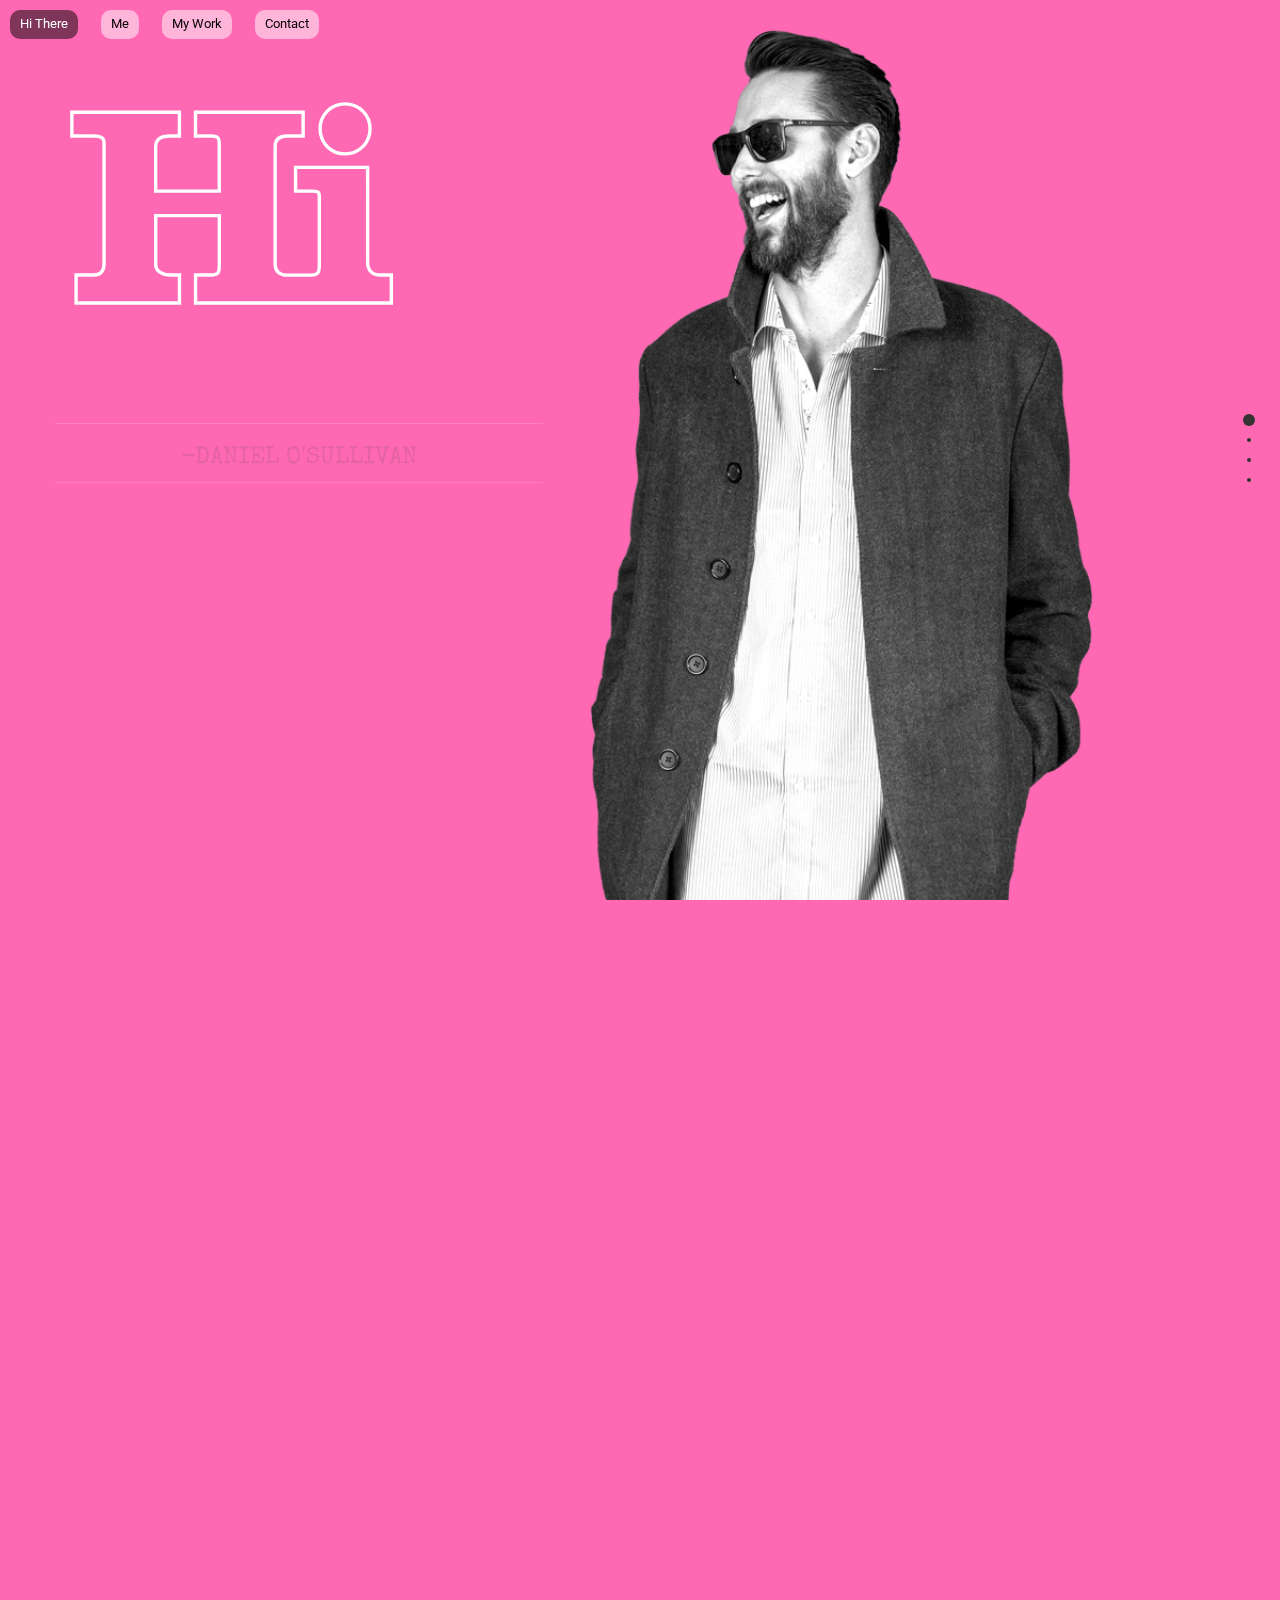
<file: index.html>
<!DOCTYPE html>
<html lang="en">

<head>
    <meta charset="utf-8">
    <meta http-equiv="X-UA-Compatible" content="IE=edge">
    <meta name="viewport" content="width=device-width, initial-scale=1">
    <meta property="og:image" content="images/designosullivan.png">
    <title>Daniel O'Sullivan</title>
    <link href="css/bootstrap.css" rel="stylesheet">
    <link href="css/style.css" rel="stylesheet">
    <link href="css/jquery.fullPage.css" rel="stylesheet">
    <link href="css/font-awesome.css" rel="stylesheet">
    <link href='https://fonts.googleapis.com/css?family=Special+Elite' rel='stylesheet' type='text/css'>
    <link href='https://fonts.googleapis.com/css?family=Roboto' rel='stylesheet' type='text/css'>
    <link rel="icon" type="image/png" href="favicon.png">
    <link rel="icon" type="image/png" href="images/favicon.png">
    <script src="js/jquery.min.js"></script>
    <script src="js/bootstrap.min.js"></script>
    <script src="/js/vivus.js"></script>
    <script src="vivus.js"></script>
    <script type="text/javascript" src="js/jquery.fullPage.js"></script>

    
    <!-- Full page js setup -->
    <script type="text/javascript">
        $(document).ready(function () {
            $('#fullpage').fullpage({
                anchors: ['firstPage', 'secondPage', 'thirdPage', 'lastPage'],
                menu: '#menu',
                scrollingSpeed: 1000,
                sectionsColor: ['', '', '#fff'],
                paddingTop: '8%',
                navigation: true,
                scrollingSpeed: 700,
                continuousVertical: true,
                resize: false,
                onLeave: function (index, nextIndex, direction) {
                    if (index == 2 && direction == 'up') {
                        $('body').css('background-image', 'url(bg-image.png)');
                    }
                    if (index == 2 && direction == 'down') {
                        $('body').css('background-image', 'url(images/bg-image2.png)');
                    }
                    if (index == 1 && direction == 'down') {
                        $('body').css('background-image', 'url(images/bg-image2.png)');
                    }
                    if (index == 3 && direction == 'up') {
                        $('body').css('background-image', 'url(images/bg-image.png)');
                    }
                },
            });
        });
    </script>

    <script>
        $(function () {
            $("preloadBgImage").load("images/bg-image.png");
            $("#preloadBgImage2").load("images/bg-image2.png");
        });
    </script>
    
    <!-- Scrolls to page 2 after the opeinng animation finishes-->
    <script>
        $(document).ready(function () {
            setTimeout(function () {
                $.fn.fullpage.moveTo(2);
            }, 3300);
        });
    </script>

    
    <!-- Makes Daniel O'Sullivan fade in on the first page -->
    <script>
        $(document).ready(function () {
            $('#name').fadeIn(3300);
        });
    </script>

    
    <!-- Google Analytics -->
    <script>
        (function (i, s, o, g, r, a, m) {
            i['GoogleAnalyticsObject'] = r;
            i[r] = i[r] || function () {
                (i[r].q = i[r].q || []).push(arguments)
            }, i[r].l = 1 * new Date();
            a = s.createElement(o),
                m = s.getElementsByTagName(o)[0];
            a.async = 1;
            a.src = g;
            m.parentNode.insertBefore(a, m)
        })(window, document, 'script', '//www.google-analytics.com/analytics.js', 'ga');
        ga('create', 'UA-51518860-2', 'auto');
        ga('send', 'pageview');
    </script>


</head>

<body>
    
    
    <!-- MENU -->
    <ul id="menu">
        <li data-menuanchor="firstPage" class="active"><a href="#firstPage">Hi There</a></li>
        <li data-menuanchor="secondPage"><a href="#secondPage">Me</a></li>
        <li data-menuanchor="thirdPage"><a href="#thirdPage">My Work</a></li>
        <li data-menuanchor="lastPage"><a href="#lastPage">Contact</a></li>
    </ul>

    
    <!-- START OF FULL PAGE SECTIONS-->
    <div id="fullpage">

        
        <!-- 1 OPENING ANIMATION SECTION 1 -->
        <div class="section" id="hi">
            <div class="container">
                <div class="row">
                    <div class="col-md-5">

                        <div class="bloc bloc-head">
                            <svg height="300" xmlns="http://www.w3.org/2000/svg" x="0px" y="0px" viewBox="0 0 404.7 354" enable-background="new 0 0 404.7 354" id="hi-there" onclick="hi.reset().play();">

                                
                                <!-- HI -->
                                <path fill="none" data-duration="10" stroke="#FFFFFF" stroke-width="4" d="M324.6,61.2c16.6,0,29.5-12.9,29.5-29.5c0-16.6-12.9-29.5-29.5-29.5c-16.6,0-29.5,12.9-29.5,29.5C295.1,48.4,308,61.2,324.6,61.2z" />
                                <path fill="none" data-duration="30" stroke="#FFFFFF" stroke-width="4" d="M366.2,204.2c-9.8,0-15-5.6-15-15.1V77.2h-85v28h19.5c9.8,0,8.5,2.1,8.5,11.6v72.4c0,9.5,0.5,15.1-9.3,15.1H277h-20.7c-8.5,0-14.2-4.1-14.2-12.9V52.4c0-8.5,5.7-12.3,14.2-12.3h18.8v-28h-127v28h18.1c8.5,0,9.9,2.1,9.9,8.9v56.1h-75V53.4c0-11.5,8.6-13.3,17-13.3h11v-28H2.2v28h26c8.5,0,12,2.1,12,7.9v142.2c0,8.5-3.6,13.9-12,13.9h-21v33h122v-33h-11c-8.5,0-17-4.1-17-12.2v-57.8h75v58.4c0,9.1-1.4,11.6-9.9,11.6h-18.1v33h122.9h5.9h102.2v-33H366.2z" />

                                <path fill="none" data-async data-delay="20" stroke="#FFFFFF" stroke-width="4" d="M358.8,82.8c11.1-4.2,18.8-14.7,18.8-27.5c0-8.5-3.4-16-8.9-21.3" />
                                <path fill="none" data-async stroke="#FFFFFF" stroke-width="4" d="M124.2,105.7V77c0-11.5,9.1-13.8,17.5-13.8h10.5V44.7" />
                                <polyline fill="none" data-async stroke="#FFFFFF" stroke-width="4" points="147.9,40.2 171.2,63.2 175.7,63.2" />
                                <line fill="none" data-async stroke="#FFFFFF" stroke-width="4" x1="295.1" y1="32.1" x2="275.2" y2="12.2" />
                                <path fill="none" data-async stroke="#FFFFFF" stroke-width="4" d="M266.2,204.7V75.9c0-8.5,5.2-12.8,13.7-12.8h18.3V44.7" />
                                <polyline fill="none" data-async stroke="#FFFFFF" stroke-width="4" points="265.9,105.2 289.2,129.2 293.7,129.2" />
                                <polyline fill="none" data-async stroke="#FFFFFF" stroke-width="4" points="374.2,204.7 374.2,94.2 358.8,82.8 351.2,77.2" />
                                <polyline fill="none" data-async stroke="#FFFFFF" stroke-width="4" points="148.2,237.2 171.2,261.2 294.6,261.2 300.5,261.2 402.2,261.2 402.2,228.2 379.2,204.2" />
                                <polyline fill="none" data-async stroke="#FFFFFF" stroke-width="4" points="124.2,204.7 124.2,157.2 175.7,157.2" />
                                <line fill="none" data-async stroke="#FFFFFF" stroke-width="4" x1="147.7" y1="228.2" x2="129.2" y2="204.2" />
                                <polyline fill="none" data-async stroke="#FFFFFF" stroke-width="4" points="7.2,237.3 30.2,261.2 152.2,261.2 152.2,241.7" />
                                <polyline fill="none" data-async stroke="#FFFFFF" stroke-width="4" points="1.9,40.2 26,63.2 39.7,63.2" />
                                <line fill="none" data-async stroke="#FFFFFF" stroke-width="4" x1="129.2" y1="12.2" x2="148.2" y2="33.2" />
                                <line fill="none" data-async stroke="#FFFFFF" stroke-width="4" x1="303.9" y1="53" x2="328.1" y2="77.2" />

                                <line fill="none" stroke="#FFFFFF" stroke-width="4" x1="345.1" y1="10.5" x2="368.7" y2="34" />

                                
                                <!-- there -->
                                <path fill="none" data-delay="30" data-duration="30" stroke="#FFFFFF" stroke-width="4" stroke-linecap="round" stroke-linejoin="round" d="M76.8,337.3c0,0,1.9,12.2,13.1,12.2c22.1,0,23.8-1.8,59-66.4c-19.7,35.7-36.4,66.2-19.3,66.2c15.2,0,22.9-14.2,28.3-23.7c3.3-0.5,24-3.2,35-25.5c4-8.1,4.1-17.8-8.1-15.2c-5.6,1.2-13.1,14.8-15.7,19.2c-7.6,12.7-22.4,45.2-22.4,45.2s10.3-22.4,21.5-22.4c15.5,0-9.4,22.4,4.7,22.4c4.9,0,11.7-11.4,16.6-20.9c7.5,4.7,19.7,1.7,24.5-8.1c10.1-20.4-14.4-12.8-24.5,8.1c-5.5,11.3-2.2,21.1,11.2,21.1c16.4,0,26.1-28.3,30.5-37.5c9.9,2.5,14,2.5,22.7-1.1c-3.5,5.1-24,38.1-8.3,38.1c6.7,0,11.7-11.4,16.6-20.9c7.5,4.7,19.7,1.7,24.5-8.1c10.1-20.4-14.4-12.8-24.5,8.1c-5.5,11.3-2.2,21.1,11.2,21.1c16.4,0,20.6-4,24.7-10.5" />

                                <path fill="none" stroke="#FFFFFF" stroke-width="4" stroke-linecap="round" stroke-linejoin="round" d="M157.3,300.8c3.8-2.3-29,0.8-35.6,3.2" />
                            </svg>
                        </div>
                    </div>
                </div>
                <div class="clear bottom15"></div>
                <div class="row">
                    <div id="name" class=" col-md-5 col-xs-5 nameTitle textCenter">
                        <h2>-Daniel O'Sullivan</h2>
                    </div>
                </div>
            </div>
            
            
            <!-- ANIMATION SCRIPT -->
            <script>
                var hi = new Vivus('hi-there', {
                        type: 'scenario-sync',
                        duration: 10,
                        start: 'autostart',
                        forceRender: false,
                        dashGap: 20
                    }, function () {
                        if (window.console) {
                            console.log('Animation finished. [log triggered from callback]');
                        }
                    }),
                    obt1 = new Vivus('obturateur1', {
                        type: 'delayed',
                        duration: 150
                    }),
                    obt2 = new Vivus('obturateur2', {
                        type: 'async',
                        duration: 150
                    }),
                    obt3 = new Vivus('obturateur3', {
                        type: 'oneByOne',
                        duration: 150
                    }),
                    pola = new Vivus('polaroid', {
                        type: 'scenario-sync',
                        duration: 20,
                        forceRender: false
                    });
            </script>
        </div>

        
        <!-- 2 ABOUT ME 2 -->
        <div class="section" id="me">
            <div class="container">
                <div class="row">
                    <div class="col-md-5 col-sm-6 col-xs-7 nameTitle textCenter">
                        <h1>It's not what you look at, it's what you see</h1>
                        <i>-Henry David Thoreau</i>
                    </div>
                </div>
                <div class="row">
                    <div class="col-md-5 col-sm-6 col-xs-7">
                        <div class="clear bottom30"></div>
                        <p>I am a passionate enterprise level UX designer with a focus on user centric application design, web design, and brand identity. After founding Fresh Coast Creatives in early 2014, I joined <a href="https://www.archetypesc.com">Archetype SC</a> to work with an incredible team of consultants, and create beautiful experiences for amazing companies.</p>
                    </div>
                </div>
                <div class="clear bottom30"></div>
                <div class="row">
                    <div class="col-md-5 col-sm-6 col-xs-7 textCenter">
                        <span>
                        <a type="button" class="btn btn-default btn-md" href="#work">Check Out My Work</a>
                        &nbsp; &nbsp; OR  &nbsp; &nbsp;
                        <a type="button" id="contactButton" class="btn btn-default btn-md" href="#contact">Hit Me Up</a>
                        </span>
                    </div>
                </div>

            </div>
        </div>

        
        <!-- 3 WORK SECTION 3 -->
        <div class="section " id="work">
            <div class="container">
                <div class="row">
                    <div class="col-md-12 col-xs-12 nameTitle textCenter">
                        <h2>Curious? Take a look at my work</h2>
                    </div>
                </div>
                <div class="row">
                    <div class="textCenter col-md-12 col-xs-12">
                        
                        
                        <!-- JP PHOTOGRAPHY SLIDE -->

                        <div class="slide">
                            <div class="intro textCenter">
                                <h3>Ventuure Hive</h3>
                                <img src="images/Bee%20Keeper%20Dashboard%20Design.png" alt="slider" />
                                <p>Venture Hive is a technology accelerator that helps promising companies succeed by bringing in mentors and consultants to work with them. They have an internal software taht keeps track of the copmanies that they are accelerating which was in need of a facelift. I worked with both the users and creators of the product to design a dashboard that makes the application easy to use and beautiful. </p>
                            </div>
                        </div>

                        
                        
                        <!-- JP PHOTOGRAPHY SLIDE -->
                        <div class="slide">
                            <div class="intro textCenter">
                                <h3>John-Phillip Bowen Photography</h3>
                                <img src="images/JP-Photography-Logo-Black.png" alt="slider" />
                                <p>John Phillip is a Norwegian photographer that focuses mainly on performers. He needed a logo that would appeal to his creative clientele.</p>
                            </div>
                        </div>
                        
                        
                        <!-- FIELDVINE SLIDE -->
                        <div class="slide">
                            <div class="intro">
                                <h3>FieldVine</h3>
                                <img src="images/field-vine-logo.png" alt="simple" />
                                <p>FieldVine is a tech startup that solves the problem of managing projects by creating a single repository for all project related materials, communications, and scheduling. They needed a logo that would appeal to their vast array of users including both business professionals and their field employees.</p>
                            </div>
                        </div>
                        
                        
                        <!-- MORE TO COME SLIDE -->
                        <div class="slide">
                            <div class="intro">
                                <h3>More To Come...</h3>
                            </div>
                        </div>
                    </div>
                </div>
            </div>
        </div>

        
        <!-- 4 SOCIAL SECTION 4 -->
        <div class="section " id="contact">
            <div class="container">
                <div class="row">
                    <div class="col-md-5 col-xs-8 nameTitle textCenter">
                        <h1>Social Life?<br>I'd love to hear from you</h1>
                    </div>
                </div>
                <div class="clear bottom30"></div>
                <div class="row">
                    <div class="col-md-2 col-xs-3">
                        <i id="linkedin" class="fa fa-linkedin"></i>
                    </div>
                    <div class="col-md-2 col-xs-3">
                        <i id="twitter" class="fa fa-twitter"></i>
                    </div>
                    <div class="col-md-2 col-xs-3">
                        <i id="mail" class="fa fa-envelope"></i>
                    </div>
                </div>
            </div>
        </div>
        
        
<!-- SOCIAL BUTTONS -->
        <script>
            $('#linkedin').click(function () {
                window.location.href = 'https://www.linkedin.com/in/danielosullivanmb';
            })

            $('#twitter').click(function () {
                window.location.href = 'https://twitter.com/designosullivan';
            })

            $('#mail').click(function () {
                window.location.href = 'mailto:daniel.osullivan@archetypesc.com';
            })
        </script>

    </div>
</body>

</html>
</file>
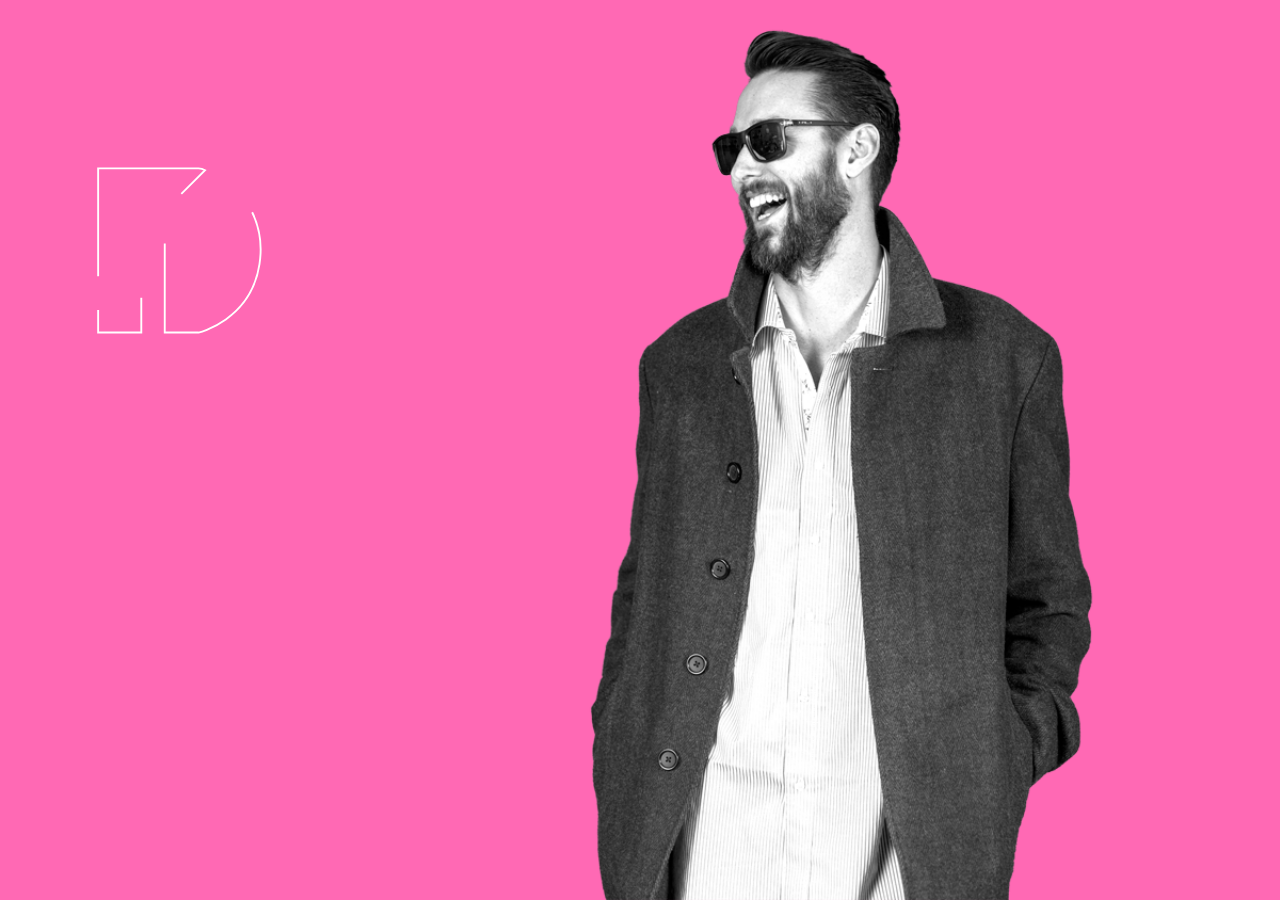
<file: vivus-sandbox.html>
<!DOCTYPE html>
<html lang="en">

<head>
    <meta charset="utf-8">
    <meta http-equiv="X-UA-Compatible" content="IE=edge">
    <meta name="viewport" content="width=device-width, initial-scale=1">

    <title>Daniel O'Sullivan</title>

    <link href="css/bootstrap.css" rel="stylesheet">
    <!--    <link href="css/toggle-me-softly.css" rel="stylesheet">-->
    <link href="css/style.css" rel="stylesheet">
    <link href="css/jquery.fullPage.css" rel="stylesheet">
    <link href="css/font-awesome.css" rel="stylesheet">
    <link href='https://fonts.googleapis.com/css?family=Special+Elite' rel='stylesheet' type='text/css'>
    <link href='https://fonts.googleapis.com/css?family=Roboto' rel='stylesheet' type='text/css'>
    <link rel="icon" type="image/png" href="favicon.png">
    <link rel="icon" type="image/png" href="images/favicon.png">


    <script src="js/jquery.min.js"></script>
    <script src="js/bootstrap.min.js"></script>
    <!--    <script src="js/bootstrap-toggle.min.js"></script>-->

    <!--    <link href="kendoui/styles/kendo.bootstrap.min.css">-->
    <!--    <link href="kendoui/styles/kendo.common-bootstrap.min.css">-->
    <!--    <script src="kendoui/js/kendo.all.min.js"></script>-->

    <script src="/js/vivus.js"></script>
    <script src="vivus.js"></script>
</head>

<body>



    <div class="section" id="hi">
        <div class="container">
            <div class="row">
                <div class="col-md-5">
                    <div class="bloc bloc-head">



                        <svg id="felix-logo" width="500px" height="500px" viewBox="0 0 533 236" version="1.1" xmlns="http://www.w3.org/2000/svg" onclick="felix.reset(); felix.play();">
                            
                            
                            
                            <path id="path-top-left" fill="none" d="M30,146 L30,30.995697 C30,30.995697 133.377606,30.9319258 137.004761,30.995697 C140.631915,31.0594682 144,33 144,33 L30,146 Z" stroke="#fff" stroke-width="2" data-async data-duration="60"></path>

                            <path id="path-right" fill="none" d="M101,111 L101,206 L137,206 C137,206 193,193 202,133 C211,74 167,45 167,45 L101,111 Z" stroke="#fff" stroke-width="2" data-async data-delay="0" data-duration="60"></path>

                            <path id="path-bottom-left" fill="none" d="M30,182 L30,206 L76,206 L76,136 L30,182 Z" stroke="#fff" stroke-width="2" data-delay="20" data-duration="40"></path>

                        </svg>


                        <script>
                            var felix = new Vivus('felix-logo', {type: 'scenario-sync', duration: 20, start: 'autostart' })
                        </script>






                    </div>






</body>
</file>
<file: css/style.css>
/*Empty CSS file for your own CSS*/

html{height:100%;}

body{transition: background 1s ease; transition-delay: ; overflow: scroll; height:100%; background: no-repeat center center fixed; background-image: url(../images/bg-image.png);
    -webkit-background-size: cover;
    -moz-background-size: cover;
    -o-background-size: cover;
    background-size: cover;background-color: hotpink; color: #333; font-size: 13px;height:100%;}
h1, h2, h3, h4, h5, h6{color: #444;text-transform: uppercase; font-family: "special elite";}
h2{font-size: 24px;}
h3{font-size: 21px;}
h4{font-size: 17px; color: #999; margin-top: 0;}
a{color: slateblue/*#fd5c63*/; text-decoration: none; cursor:pointer;}
a:hover, a:focus{color: midnightblue}
th{color: #54698d;}
b{color: #666;}
p{color: #fff; font-size: 18px; font-family: "roboto", sans-serif; letter-spacing: 1px;}
.container {height:100%; min-height: 100%;}

#work p{color: #666; font-size: 15px;}
#work img{width: 30% !important;}
.slide img{margin-top: 15px; margin-bottom: 15px}
.slide .intro{max-height: 100%;}
#name{display: none}
#me a{color:#fff;text-decoration: underline}
#me p{ text-align: justify;}

#me span{color:white;}

i.fa{font-size: 75px !important; color: white; cursor: pointer;}

.btn-default{box-shadow: none !important; background-color: #FF69B4 !important; color: #fff !important}

#menu li {
    display:inline-block;
    margin: 10px;
    color: #000;
    background:#fff;
    background: rgba(255,255,255, 0.5);
    -webkit-border-radius: 10px;
    border-radius: 10px;
}
#menu li.active{
    background:#666;
    background: rgba(0,0,0, 0.5);
    color: #fff;
}
#menu li a{
    text-decoration:none;
    color: #000;
}
#menu li.active a:hover{
    color: #000;
}
#menu li:hover{
    background: rgba(255,255,255, 0.8);
}
#menu li a,
#menu li.active a{
    padding: 5px 10px;
    display:block;
}
#menu li.active a{
    color: #fff;
}
#menu{
    position:fixed;
    bottom:5;
    left:0;
    height: 40px;
    z-index: 70;
    width: 100%;
    padding: 0;
    margin:0;
}


.nameTitle{border-top: 1px solid #fff; border-bottom: 1px solid #fff;}
#work .nameTitle{border-top: 1px solid #666; border-bottom: 1px solid #666;}

[placeholder]input-placeholder {transition: opacity 0.2s 0.2s ease; opacity: 0;}
[placeholder]:focus::-webkit-input-placeholder {transition: opacity 0.2s 0.2s ease; opacity: 0;}
[placeholder]:focus::-moz-input-placeholder {transition: opacity 0.2s 0.2s ease; opacity: 0;}
[placeholder]:focus::-ms-input-placeholder {transition: opacity 0.2s 0.2s ease; opacity: 0;}



/* FORM BASIC STUFF */
.form-control, label {color: #54698d;}
.form-control, .input-group-addon{font-size: 12px;color: #54698d;}
.form-control.digits{width: 60px;} 
.form-control:focus, .form-control:hover{border-color: #fd5c63 !important;}
.input-group-addon{ background: #E2EFFF ;}
.form-group select{height: 35px;}
.catalogLabel{margin-top: 10px;}
.catalogLabel .fa{color: #fd5c63;}
.catalogInput .input-group{width: 120px;}
.k-dropdown{border-width: 1px;}
.k-multiselect-wrap .k-input{color: #acb6c0; padding: 7px 0;}

i.fa{font-size: 15px; top: 2px;}

textarea{min-height: 150px;}

/*
.container{max-width: 100%;}
.container-border{ background: #fff; box-shadow: 0px 2px 4px 1px rgba(43, 59, 93, .29); padding: 30px; margin-bottom: 30px; border-radius: 3px;}
*/

.navimg{ max-height: 60px; padding: 10px ;}

.navbar-default{background: #001b3d;box-shadow: 0px 1px 4px rgba(43, 59, 93, .6); border-radius: 0;}
.navbar-center {color: #fff; text-transform: uppercase;  margin-top: 19px; margin-bottom: 0px; text-align: center; position:fixed; width: 100%;}

.header-tabs{margin-top: 100px;}
.headerTextLeft{display: inline; margin-right: 5px;}
.headerPipe{display: inline;}
.headerTextRight{display: inline; margin-left: 5px;}

.navbar-right{margin-right: 15px;}

.fixedtop{ position: fixed; z-index: 100; background-color: #fff; padding-top: 10px; min-width: 100%;}

.btn{box-shadow: 0px 1px 2px rgba(43, 59, 93, .29);}


.tab-header{margin-top: 120px;}

.nav-tabs{  border-bottom: 0;}
.nav-tabs > li{display: inline-block; float: none; font-size: 16px; margin-left: -3px; margin-right: -1px; z-index: 1; cursor: pointer; width: 140px;
				border-radius: 4px 4px 0 0; border-top: 1px solid #ccc; border-left: 1px solid #ccc; border-right: none; border-bottom: none;
				background: #ffffff; /* Old browsers */
				background: -moz-linear-gradient(top,  #ffffff 0%, #f6f6f6 47%, #ededed 100%); /* FF3.6+ */
				background: -webkit-gradient(linear, left top, left bottom, color-stop(0%,#ffffff), color-stop(47%,#f6f6f6), color-stop(100%,#ededed)); /* Chrome,Safari4+ */
				background: -webkit-linear-gradient(top,  #ffffff 0%,#f6f6f6 47%,#ededed 100%); /* Chrome10+,Safari5.1+ */
				background: -o-linear-gradient(top,  #ffffff 0%,#f6f6f6 47%,#ededed 100%); /* Opera 11.10+ */
				background: -ms-linear-gradient(top,  #ffffff 0%,#f6f6f6 47%,#ededed 100%); /* IE10+ */
				background: linear-gradient(to bottom,  #ffffff 0%,#f6f6f6 47%,#ededed 100%); /* W3C */
				filter: progid:DXImageTransform.Microsoft.gradient( startColorstr='#ffffff', endColorstr='#ededed',GradientType=0 ); /* IE6-9 */}
	.nav-tabs > li:last-child{border-right: 1px solid #ccc;}
	.nav-tabs > li.active{background: #fff; border-top: 1px solid #ccc; border-left: 1px solid #ccc; border-right: 1px solid #ccc; border-bottom: none;z-index: 2;}
	.nav-tabs > li.active > a, .nav-tabs > li.active > a:hover, .nav-tabs > li.active > a:focus{border: none; }
	
	.nav-tabs > li > a{color:#001b3d; border: none;}

	#pageHeader .nav-tabs{border-bottom: 1px solid #ccc;}
	#pageHeader .nav-tabs > li{display: inline-block; float: none; background: #fff; font-size: 16px;width: auto;}
		#pageHeader .nav-tabs > li.active, #pageHeader .nav-tabs > li.active > a, #pageHeader .nav-tabs > li.active > a:hover, #pageHeader .nav-tabs > li.active > a:focus{background: #f5f8fa; border-color:#cccccc; border-bottom: none; }
		#pageHeader .nav-tabs > li > a{color:#001b3d;  border-color:#cccccc;}
 


#footer{width: 100%; position: fixed; bottom: 0; padding-top: 15px; padding-bottom: 5px; border-top: 1px solid #ccc; z-index: 10 !important; background-color: #eee;}


#illusion{width: 100%; height: 20px; margin-bottom: 56px; position: fixed; bottom: 0; padding-top: 15px; padding-bottom: 15px; z-index: 8 !important; border: 0px !important; 
	background: -moz-linear-gradient(top,  rgba(255,255,255,0) 0%, rgba(255,255,255,0.6) 20%, rgba(255,255,255,0.8) 40%, rgba(255,255,255,1) 100%);
	background: -webkit-gradient(linear, left top, left bottom, color-stop(0%,rgba(255,255,255,0)), color-stop(20%,rgba(255,255,255,0.6)), color-stop(40%,rgba(255,255,255,0.8)), color-stop(100%,rgba(255,255,255,1)));
	background: -webkit-linear-gradient(top,  rgba(255,255,255,0) 0%,rgba(255,255,255,0.6) 20%,rgba(255,255,255,0.8) 40%,rgba(255,255,255,1) 100%);
	background: -o-linear-gradient(top,  rgba(255,255,255,0) 0%,rgba(255,255,255,0.6) 20%,rgba(255,255,255,0.8) 40%,rgba(255,255,255,1) 100%);
	background: -ms-linear-gradient(top,  rgba(255,255,255,0) 0%,rgba(255,255,255,0.6) 20%,rgba(255,255,255,0.8) 40%,rgba(255,255,255,1) 100%);
	background: linear-gradient(to bottom,  rgba(255,255,255,0) 0%,rgba(255,255,255,0.6) 20%,rgba(255,255,255,0.8) 40%,rgba(255,255,255,1) 100%);
	filter: progid:DXImageTransform.Microsoft.gradient( startColorstr='#00ffffff', endColorstr='#ffffff',GradientType=0 );
}


.btn-default, .btn-default:active, .btn-default.active, .open > .dropdown-toggle.btn-default{color:#555; background: #ecf0f1; border-color: #dce4ec;}
.btn-default:active:hover, .btn-default.active:hover, .open > .dropdown-toggle.btn-default:hover, .btn-default:active:focus, .btn-default.active:focus, .open > .dropdown-toggle.btn-default:focus, .btn-default.focus:active, .btn-default.active.focus, .open > .dropdown-toggle.btn-default.focus{background: #dedede; color: #555;}



#flyoutNav{transition: left 0.5s ease; position: fixed; left: 0; top: 20%; background: #fff; width: 200px; padding: 15px 15px 0px 15px; border-radius:0  3px 3px 0 ;}
	#flyoutNav h4{color: #333; margin: 0; padding: 0; line-height: 1em; }
	#flyoutNav ul{padding: 10px; margin: 0;}
	#flyoutNav li{ padding:0 0 8px 5px; margin-bottom: 8px; border-bottom: 1px solid #ccc;}
#flyoutNav li:hover{transition: all 0.35s ease; background: rgba(253, 92, 99, .85);}
		#flyoutNav li:last-child{border: none; margin-bottom: 0; padding-bottom: 0;}
#flyoutNav a, #flyoutNav a i{color: #001b3d !important; cursor: pointer;}	
#flyoutNav.closed{transition: all 0.35s ease; left: -160px; background: rgba(181, 15, 70, .85);}
#flyoutNav.closed:hover{background: rgba(253, 92, 99, .85);}
#flyoutNav.closed a i{color: #fff !important; }


#remarks{transition: all 0.5s ease; height: 100%; position: fixed; right: 0; top: 64px; background: rgba(0,27,61,.8); width: 400px; padding: 15px 15px 0px 15px; border-radius:0  3px 3px 0 ; z-index: 9;}
#remarks h4{ color: #ccc; margin: 0; padding: 0; line-height: 1em;}
#remarks label{color:#fff;}
#remarks a, #remarks a i{color: #fff !important; cursor: pointer;}	
#remarks p{color: #fff;}
#remarks.closed{transition: all 0.35s ease, background .6s ease; height: 120px; top: 20%; right: -360px;background: rgba(181, 15, 70, .85);}
#remarks.closed:hover{background: rgba(253, 92, 99, .85);}
#remarks.closed a i{color: #fff !important; }
#remarksList{margin-top: -60px; margin-left: 15px;}
#remarks p i{color:#ccc; font-size: 11px;}
#remarks b{text-transform: uppercase; word-wrap: break-word;}

#remarks .k-in {color:#fff; margin-left: 0}
#remarks .k-item {color:#fff; text-overflow: ellipsis}
#remarks .k-state-hover {background: rgba(255,255,255,0.2);}
#remarks .k-state-selected {background: rgba(255,255,255,0.2);}
#remarks textarea{min-height: 100px}




.rotate {margin-top: 10px; position:absolute; left:-2%; -webkit-transform:  rotate(-90deg);-moz-transform:  rotate(-90deg);-o-transform:  rotate(-90deg);writing-mode: tb-rl;}



#myModalInfo .modal-backdrop.fade.in{ background: rgba(0,0,0,0.5)}
#myModalInfo .modal-dialog{width: 60%; margin-top: 7%}
#myModalInfo .modal-content {background:  rgba(0,27,61,.8);}
#myModalInfo .modal-content h3 {color: #fff;text-transform: uppercase;}
#myModalInfo .modal-content p {color: #fff; font-size: 12px}
#myModalInfo .modal-content span{color: #fff}
#myModalInfo .modal-footer{background:#fff; width:100%; border-radius: 5px;}

#creditTotal{margin-top: 10; background: #E2EFFF; border-radius: 5px}


/* --- Classes --- */
.clear { clear:both;  overflow:hidden; }
.entry{margin-bottom: 15px; border-bottom: 1px solid #dedede; padding-bottom: 15px;}

.addPlus{margin-left: -20px;}

.dkred{color: #b50f46 !important;}
.red{color: #ff0000 !important;}
.pink{color: #fd5c63 !important;}
.green{color: #09b56a !important;}
.blue{}
.ltblue{}

.shadow{box-shadow: 0px 1px 2px rgba(43, 59, 93, .29);}
.displayNone{display: none !important;}

.alignLeft { float:left; margin:0 15px 15px 0; }
.alignRight { float:right; margin:0 0 15px 15px; }

.textCenter, .center{text-align: center; margin: 0 auto;}
.textRight{text-align: right;}

.bold{font-weight: bold;}
.italic{font-style: italic;}
.caps{text-transform: capitalize;}
.lowercase{text-transform: lowercase;}
.uppercase{text-transform: uppercase;}

.noBull{list-style-type: none;}
.noBorder{border: none;}

.error{ color: #ff0000; }

.remove{ color: #ccc; }
	.remove:hover{ color: #ff1744; }

.borderRight{border-right: 1px solid #ededed;}
.borderLeft{border-left: 15px solid #ededed; padding-left: 15px !important;}
.borderBottom{border-bottom: 2px solid #ededed;}

.pad0{padding: 0;}
.pad15{padding: 0px 15px;}
.pad5{padding: 0px 5px;}

.bottom60{margin-bottom:60px;}
.bottom45{margin-bottom:45px;}
.bottom30{margin-bottom:30px;}
.bottom25{margin-bottom:25px;}
.bottom20{margin-bottom:20px;}
.bottom15{margin-bottom:15px;}
.bottom10{margin-bottom:10px;}
.bottom5{margin-bottom:5px;}
.bottom0{margin-bottom:0;}

.width210{min-width: 210px; text-align: left;}

.noLabel{margin-top: 23px;}

.scrollable{max-height: calc(100% - 370px); overflow-y: auto;}
</file>
<file: css/toggle-me-softly.css>
/*! ========================================================================
 * Toggle-me-Softly: v1.0
 * http://www.Archetypesc.com
 * ========================================================================
 * Copyright 2015 Daniel & Justin
 * Licensed under the sea
 * ======================================================================== */


.cmn-toggle {position: absolute; margin-left: -9999px; visibility: hidden; }
.cmn-toggle + label {display: block; position: relative; cursor: pointer; outline: none; user-select: none; text-transform: capitalize;}

input.cmn-toggle-round + label {padding: 2px; width: 60px; height: 25px; background-color: #dddddd; border-radius: 30px; }
input.cmn-toggle-round + label:before,
input.cmn-toggle-round + label:after {display: block; position: absolute; top: 1px; left: 1px; bottom: 1px; content: ""; padding-top: 2px; }
input.cmn-toggle-round + label:before {right: 1px; background-color: #f1f1f1; border-radius: 30px; transition: background 0.4s; content: "no"; padding-left: 30px;}
input.cmn-toggle-round + label:after {width: 23px; background-color: #fff; border-radius: 100%; box-shadow: 0 2px 5px rgba(0, 0, 0, 0.3); transition: margin 0.4s; }
input.cmn-toggle-round:checked + label:before {background-color: #09B56A; content: "yes"; color: #fff; justify-content: space-around; padding-left: 10px; }


input.cmn-toggle-round:checked + label:before {content: "yes"; color: #fff; justify-content: space-around; }

input.cmn-toggle-round:checked + label:after {margin-left: 35px; }

input.cmn-toggle-yes-no + label {padding: 2px; width: 60px; height: 30px; }
input.cmn-toggle-yes-no + label:before,
input.cmn-toggle-yes-no + label:after {display: block; position: absolute; top: 0; left: 0; bottom: 0; right: 0; color: #fff; font-family: "Roboto Slab", serif; font-size: 12px; text-align: center; line-height: 30px; }
input.cmn-toggle-yes-no + label:before {background-color: #dddddd; content: attr(data-off); transition: transform 0.5s; backface-visibility: hidden; }
input.cmn-toggle-yes-no + label:after {background-color: #8ce196; content: attr(data-on); transition: transform 0.5s; transform: rotateY(180deg); backface-visibility: hidden; }
input.cmn-toggle-yes-no:checked + label:before {transform: rotateY(180deg); }
input.cmn-toggle-yes-no:checked + label:after {transform: rotateY(0); }

.switch{width: 75px; float: left; }
.switch-label{float: left; padding-top: 3px; }
</file>
